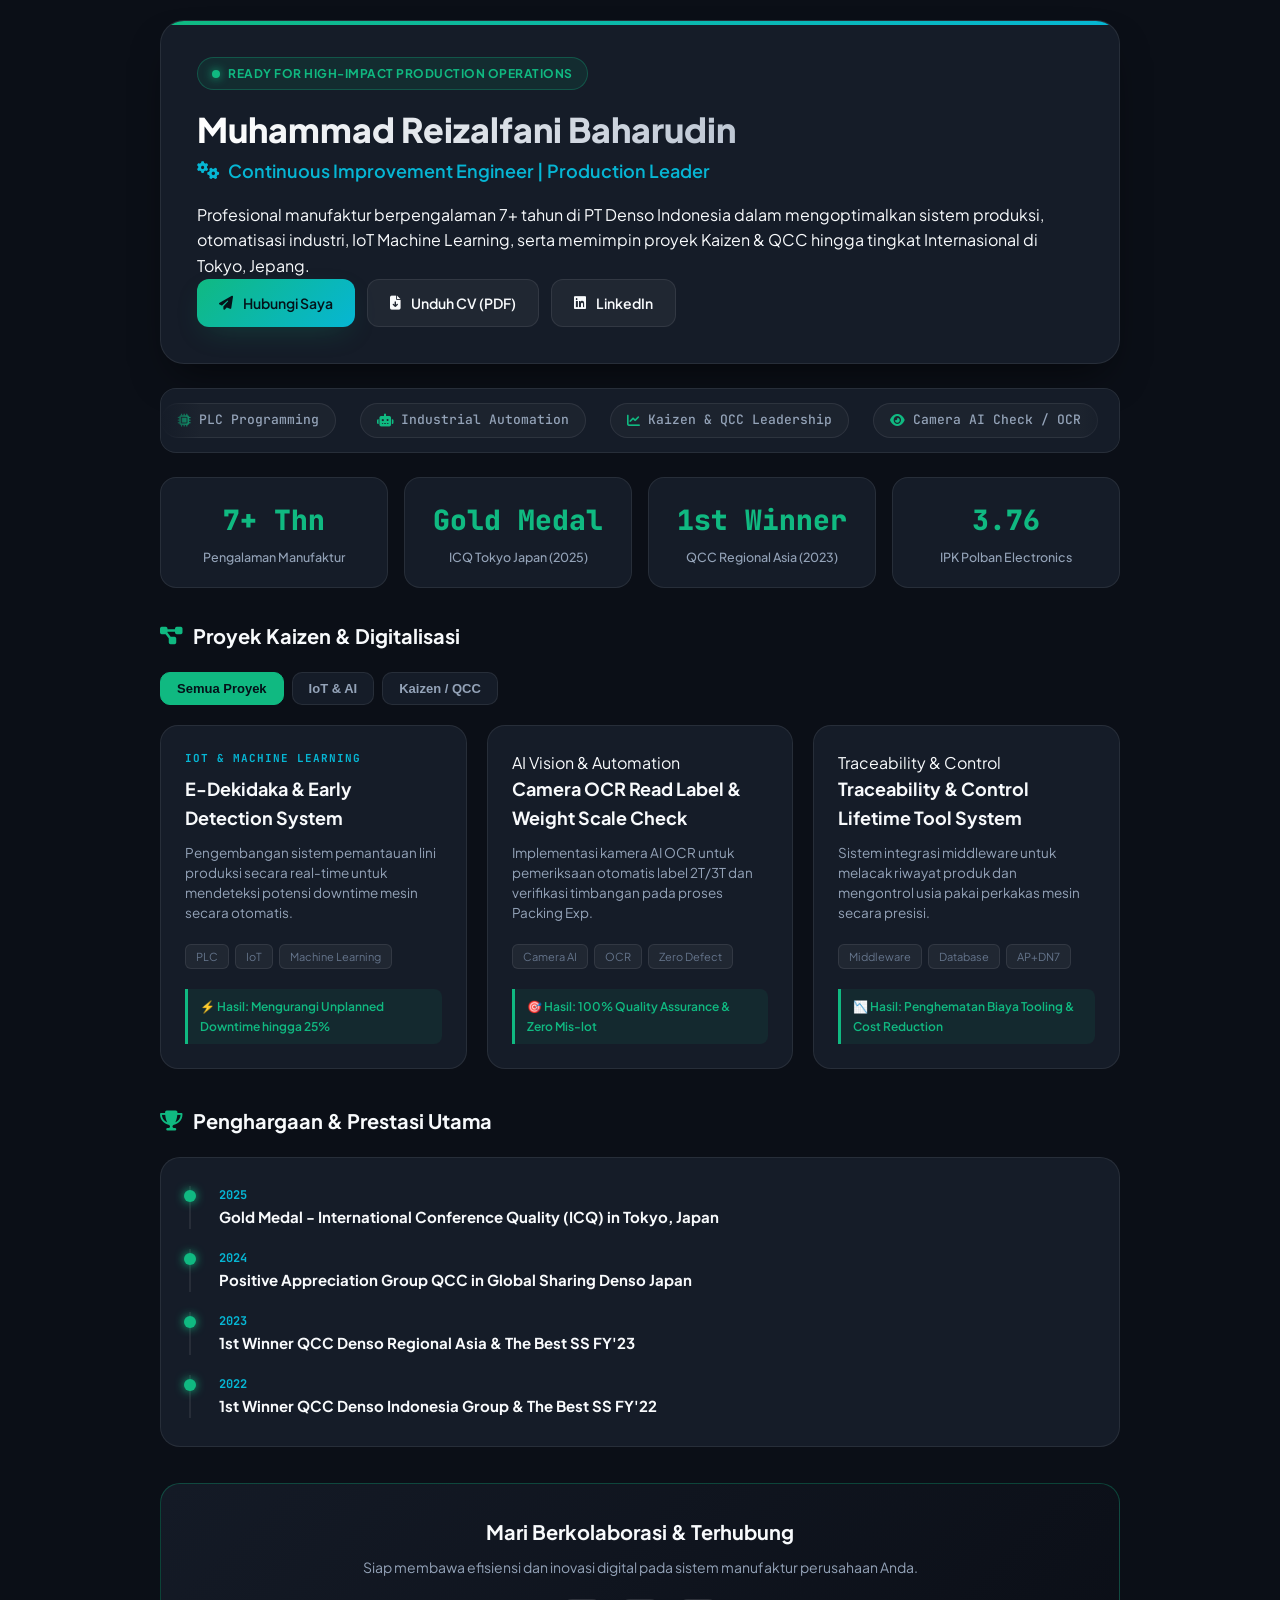
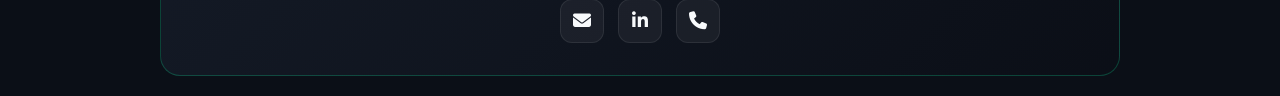
<file: portofolio_reizalfani.html>
<!DOCTYPE html>
<html lang="id">
<head>
<meta charset="UTF-8">
<meta name="viewport" content="width=device-width, initial-scale=1.0">
<title>Muhammad Reizalfani Baharudin - Portfolio</title>
<link rel="preconnect" href="https://fonts.googleapis.com">
<link rel="preconnect" href="https://fonts.gstatic.com" crossorigin>
<link href="https://fonts.googleapis.com/css2?family=Plus+Jakarta+Sans:wght@300;400;500;600;700;800&family=JetBrains+Mono:wght@400;500;700&display=swap" rel="stylesheet">
<link rel="stylesheet" href="https://cdnjs.cloudflare.com/ajax/libs/font-awesome/6.4.0/css/all.min.css">

<style>
  :root {
    --bg-dark: #0B0F17;
    --bg-card: #151C28;
    --bg-card-hover: #1E293B;
    --accent-emerald: #10B981;
    --accent-cyan: #06B6D4;
    --accent-blue: #3B82F6;
    --text-main: #F8FAFC;
    --text-muted: #94A3B8;
    --text-dim: #64748B;
    --border-color: rgba(255, 255, 255, 0.08);
    --border-highlight: rgba(16, 185, 129, 0.3);
    --gradient-primary: linear-gradient(135deg, #10B981 0%, #06B6D4 100%);
    --shadow-glow: 0 10px 30px -10px rgba(16, 185, 129, 0.25);
  }

  * {
    box-sizing: border-box;
    margin: 0;
    padding: 0;
  }

  body {
    font-family: 'Plus Jakarta Sans', sans-serif;
    background-color: var(--bg-dark);
    color: var(--text-main);
    line-height: 1.6;
    overflow-x: hidden;
    padding: 20px 12px;
  }

  .portfolio-wrapper {
    max-width: 960px;
    margin: 0 auto;
  }

  /* TOP HEADER / HERO SECTION */
  .hero-card {
    background: var(--bg-card);
    border: 1px solid var(--border-color);
    border-radius: 24px;
    padding: 36px;
    margin-bottom: 24px;
    position: relative;
    overflow: hidden;
    box-shadow: 0 20px 40px -15px rgba(0,0,0,0.6);
  }

  .hero-card::before {
    content: '';
    position: absolute;
    top: 0;
    left: 0;
    width: 100%;
    height: 4px;
    background: var(--gradient-primary);
  }

  .hero-badge {
    display: inline-flex;
    align-items: center;
    gap: 8px;
    padding: 6px 14px;
    background: rgba(16, 185, 129, 0.1);
    border: 1px solid rgba(16, 185, 129, 0.3);
    color: var(--accent-emerald);
    border-radius: 30px;
    font-size: 12px;
    font-weight: 700;
    letter-spacing: 0.5px;
    text-transform: uppercase;
    margin-bottom: 20px;
  }

  .hero-badge .pulse-dot {
    width: 8px;
    height: 8px;
    background-color: var(--accent-emerald);
    border-radius: 50%;
    box-shadow: 0 0 10px var(--accent-emerald);
    animation: pulse 1.8s infinite;
  }

  @keyframes pulse {
    0% { transform: scale(0.95); box-shadow: 0 0 0 0 rgba(16, 185, 129, 0.7); }
    70% { transform: scale(1); box-shadow: 0 0 0 8px rgba(16, 185, 129, 0); }
    100% { transform: scale(0.95); box-shadow: 0 0 0 0 rgba(16, 185, 129, 0); }
  }

  .hero-header-flex {
    display: flex;
    justify-content: space-between;
    align-items: flex-start;
    gap: 24px;
    flex-wrap: wrap-reverse;
  }

  .hero-info {
    flex: 1;
    min-width: 280px;
  }

  .hero-name {
    font-size: 34px;
    font-weight: 800;
    line-height: 1.2;
    margin-bottom: 6px;
    background: linear-gradient(to right, #ffffff, #94a3b8);
    -webkit-background-clip: text;
    -webkit-text-fill-color: transparent;
  }

  .hero-title {
    font-size: 18px;
    font-weight: 600;
    color: var(--accent-cyan);
    margin-bottom: 16px;
    display: flex;
    align-items: center;
    gap: 8px;
  }

  .hero-desc {
    color: var(--text-muted);
    font-size: 14.5px;
    line-height: 1.6;
    margin-bottom: 24px;
  }

  .hero-avatar {
    width: 100px;
    height: 100px;
    border-radius: 20px;
    border: 2px solid var(--accent-emerald);
    object-fit: cover;
    box-shadow: var(--shadow-glow);
  }

  .hero-actions {
    display: flex;
    gap: 12px;
    flex-wrap: wrap;
  }

  .btn {
    display: inline-flex;
    align-items: center;
    gap: 10px;
    padding: 12px 22px;
    border-radius: 12px;
    font-size: 14px;
    font-weight: 600;
    text-decoration: none;
    transition: all 0.3s ease;
    cursor: pointer;
    border: none;
  }

  .btn-primary {
    background: var(--gradient-primary);
    color: #041219;
    box-shadow: var(--shadow-glow);
  }

  .btn-primary:hover {
    transform: translateY(-2px);
    box-shadow: 0 12px 25px -5px rgba(16, 185, 129, 0.4);
  }

  .btn-secondary {
    background: rgba(255, 255, 255, 0.05);
    border: 1px solid var(--border-color);
    color: var(--text-main);
  }

  .btn-secondary:hover {
    background: rgba(255, 255, 255, 0.1);
    border-color: var(--accent-cyan);
    color: var(--accent-cyan);
  }

  /* RUNNING TEXT (MARQUEE) KEAHLIAN */
  .marquee-section {
    background: var(--bg-card);
    border: 1px solid var(--border-color);
    border-radius: 16px;
    padding: 14px 0;
    margin-bottom: 24px;
    overflow: hidden;
    position: relative;
    white-space: nowrap;
  }

  .marquee-section::before,
  .marquee-section::after {
    content: '';
    position: absolute;
    top: 0;
    width: 40px;
    height: 100%;
    z-index: 2;
    pointer-events: none;
  }

  .marquee-section::before {
    left: 0;
    background: linear-gradient(to right, var(--bg-card), transparent);
  }

  .marquee-section::after {
    right: 0;
    background: linear-gradient(to left, var(--bg-card), transparent);
  }

  .marquee-track {
    display: inline-flex;
    gap: 24px;
    animation: marquee 25s linear infinite;
  }

  .marquee-track:hover {
    animation-play-state: paused;
  }

  @keyframes marquee {
    0% { transform: translateX(0); }
    100% { transform: translateX(-50%); }
  }

  .skill-pill {
    display: inline-flex;
    align-items: center;
    gap: 8px;
    background: rgba(255, 255, 255, 0.03);
    border: 1px solid var(--border-color);
    padding: 6px 16px;
    border-radius: 30px;
    font-size: 13px;
    font-weight: 500;
    color: var(--text-muted);
    font-family: 'JetBrains Mono', monospace;
  }

  .skill-pill i {
    color: var(--accent-emerald);
  }

  /* STATS / HIGHLIGHT BANNER */
  .stats-grid {
    display: grid;
    grid-template-columns: repeat(auto-fit, minmax(200px, 1fr));
    gap: 16px;
    margin-bottom: 32px;
  }

  .stat-card {
    background: var(--bg-card);
    border: 1px solid var(--border-color);
    border-radius: 16px;
    padding: 20px;
    text-align: center;
    transition: transform 0.3s ease;
  }

  .stat-card:hover {
    transform: translateY(-4px);
    border-color: var(--border-highlight);
  }

  .stat-num {
    font-size: 28px;
    font-weight: 800;
    color: var(--accent-emerald);
    font-family: 'JetBrains Mono', monospace;
    margin-bottom: 4px;
  }

  .stat-label {
    font-size: 12.5px;
    color: var(--text-muted);
    font-weight: 500;
  }

  /* SECTION TITLE STYLE */
  .section-header {
    display: flex;
    justify-content: space-between;
    align-items: center;
    margin-bottom: 20px;
  }

  .section-title {
    font-size: 20px;
    font-weight: 700;
    color: var(--text-main);
    display: flex;
    align-items: center;
    gap: 10px;
  }

  .section-title i {
    color: var(--accent-emerald);
  }

  /* PROJECT CARDS (KAIZEN / QCC) */
  .filter-bar {
    display: flex;
    gap: 8px;
    margin-bottom: 20px;
    flex-wrap: wrap;
  }

  .filter-btn {
    background: var(--bg-card);
    border: 1px solid var(--border-color);
    color: var(--text-muted);
    padding: 8px 16px;
    border-radius: 10px;
    font-size: 13px;
    font-weight: 600;
    cursor: pointer;
    transition: all 0.2s ease;
  }

  .filter-btn.active, .filter-btn:hover {
    background: var(--accent-emerald);
    color: #041219;
    border-color: var(--accent-emerald);
  }

  .projects-grid {
    display: grid;
    grid-template-columns: repeat(auto-fit, minmax(280px, 1fr));
    gap: 20px;
    margin-bottom: 36px;
  }

  .project-card {
    background: var(--bg-card);
    border: 1px solid var(--border-color);
    border-radius: 18px;
    padding: 24px;
    display: flex;
    flex-direction: column;
    justify-content: space-between;
    transition: all 0.3s cubic-bezier(0.4, 0, 0.2, 1);
    position: relative;
    overflow: hidden;
  }

  .project-card:hover {
    transform: translateY(-6px);
    border-color: var(--accent-emerald);
    box-shadow: 0 16px 30px -10px rgba(16, 185, 129, 0.2);
    background: var(--bg-card-hover);
  }

  .project-type {
    font-size: 11px;
    font-weight: 700;
    color: var(--accent-cyan);
    letter-spacing: 1px;
    text-transform: uppercase;
    margin-bottom: 8px;
    font-family: 'JetBrains Mono', monospace;
  }

  .project-name {
    font-size: 18px;
    font-weight: 700;
    color: var(--text-main);
    margin-bottom: 10px;
  }

  .project-desc {
    font-size: 13.5px;
    color: var(--text-muted);
    margin-bottom: 20px;
    line-height: 1.5;
  }

  .project-tags {
    display: flex;
    gap: 6px;
    flex-wrap: wrap;
    margin-bottom: 20px;
  }

  .tag {
    background: rgba(255, 255, 255, 0.05);
    border: 1px solid rgba(255, 255, 255, 0.08);
    padding: 3px 10px;
    border-radius: 6px;
    font-size: 11px;
    color: var(--text-dim);
  }

  .project-impact {
    background: rgba(16, 185, 129, 0.08);
    border-left: 3px solid var(--accent-emerald);
    padding: 8px 12px;
    border-radius: 0 8px 8px 0;
    font-size: 12px;
    color: var(--accent-emerald);
    font-weight: 600;
  }

  /* ACHIEVEMENTS TIMELINE */
  .timeline-container {
    background: var(--bg-card);
    border: 1px solid var(--border-color);
    border-radius: 20px;
    padding: 28px;
    margin-bottom: 36px;
  }

  .timeline-item {
    position: relative;
    padding-left: 28px;
    margin-bottom: 20px;
    border-left: 2px solid var(--border-color);
  }

  .timeline-item:last-child {
    margin-bottom: 0;
  }

  .timeline-item::before {
    content: '';
    position: absolute;
    left: -7px;
    top: 4px;
    width: 12px;
    height: 12px;
    border-radius: 50%;
    background: var(--accent-emerald);
    box-shadow: 0 0 10px var(--accent-emerald);
  }

  .timeline-year {
    font-size: 12px;
    font-weight: 700;
    color: var(--accent-cyan);
    font-family: 'JetBrains Mono', monospace;
  }

  .timeline-title {
    font-size: 15px;
    font-weight: 700;
    color: var(--text-main);
  }

  /* FOOTER / CONTACT */
  .footer-card {
    background: linear-gradient(135deg, rgba(21, 28, 40, 0.9) 0%, rgba(11, 15, 23, 0.9) 100%);
    border: 1px solid var(--border-highlight);
    border-radius: 20px;
    padding: 32px;
    text-align: center;
  }

  .footer-socials {
    display: flex;
    justify-content: center;
    gap: 14px;
    margin-top: 20px;
  }

  .social-icon {
    width: 44px;
    height: 44px;
    background: rgba(255, 255, 255, 0.05);
    border: 1px solid var(--border-color);
    border-radius: 12px;
    display: flex;
    align-items: center;
    justify-content: center;
    color: var(--text-main);
    font-size: 18px;
    text-decoration: none;
    transition: all 0.3s ease;
  }

  .social-icon:hover {
    background: var(--accent-emerald);
    color: #041219;
    transform: translateY(-3px);
  }
</style>
</head>
<body>

<div class="portfolio-wrapper">

  <!-- HERO SECTION -->
  <div class="hero-card">
    <div class="hero-badge">
      <span class="pulse-dot"></span> Ready for High-Impact Production Operations
    </div>
    <div class="hero-header-flex">
      <div class="hero-info">
        <h1 class="hero-name">Muhammad Reizalfani Baharudin</h1>
        <div class="hero-title">
          <i class="fa-solid fa-gears"></i> Continuous Improvement Engineer | Production Leader
        </div>
        <p class="hero-description">
          Profesional manufaktur berpengalaman 7+ tahun di PT Denso Indonesia dalam mengoptimalkan sistem produksi, otomatisasi industri, IoT Machine Learning, serta memimpin proyek Kaizen & QCC hingga tingkat Internasional di Tokyo, Jepang.
        </p>
        <div class="hero-actions">
          <a href="mailto:m.reizalfani@gmail.com" class="btn btn-primary">
            <i class="fa-solid fa-paper-plane"></i> Hubungi Saya
          </a>
          <!-- Tombol Download CV -->
          <a href="https://linkedin.com/in/muhammad-reizalfani-baharudin" target="_blank" class="btn btn-secondary" id="downloadCvBtn">
            <i class="fa-solid fa-file-arrow-down"></i> Unduh CV (PDF)
          </a>
          <a href="https://www.linkedin.com/in/muhammad-reizalfani-baharudin" target="_blank" class="btn btn-secondary">
            <i class="fa-brands fa-linkedin"></i> LinkedIn
          </a>
        </div>
      </div>
    </div>
  </div>

  <!-- RUNNING TEXT (MARQUEE KEAHLIAN) -->
  <div class="marquee-section">
    <div class="marquee-track">
      <span class="skill-pill"><i class="fa-solid fa-microchip"></i> PLC Programming</span>
      <span class="skill-pill"><i class="fa-solid fa-robot"></i> Industrial Automation</span>
      <span class="skill-pill"><i class="fa-solid fa-chart-line"></i> Kaizen & QCC Leadership</span>
      <span class="skill-pill"><i class="fa-solid fa-eye"></i> Camera AI Check / OCR</span>
      <span class="skill-pill"><i class="fa-solid fa-database"></i> Digitalized System & IoT</span>
      <span class="skill-pill"><i class="fa-solid fa-bolt"></i> Electrical Installation</span>
      <span class="skill-pill"><i class="fa-solid fa-shield-halved"></i> 5S & Safety Standard</span>
      <!-- Duplicate for seamless loop -->
      <span class="skill-pill"><i class="fa-solid fa-microchip"></i> PLC Programming</span>
      <span class="skill-pill"><i class="fa-solid fa-robot"></i> Industrial Automation</span>
      <span class="skill-pill"><i class="fa-solid fa-chart-line"></i> Kaizen & QCC Leadership</span>
      <span class="skill-pill"><i class="fa-solid fa-eye"></i> Camera AI Check / OCR</span>
      <span class="skill-pill"><i class="fa-solid fa-database"></i> Digitalized System & IoT</span>
    </div>
  </div>

  <!-- HIGHLIGHT STATS -->
  <div class="stats-grid">
    <div class="stat-card">
      <div class="stat-num">7+ Thn</div>
      <div class="stat-label">Pengalaman Manufaktur</div>
    </div>
    <div class="stat-card">
      <div class="stat-num">Gold Medal</div>
      <div class="stat-label">ICQ Tokyo Japan (2025)</div>
    </div>
    <div class="stat-card">
      <div class="stat-num">1st Winner</div>
      <div class="stat-label">QCC Regional Asia (2023)</div>
    </div>
    <div class="stat-card">
      <div class="stat-num">3.76</div>
      <div class="stat-label">IPK Polban Electronics</div>
    </div>
  </div>

  <!-- PROJECTS KAIZEN / QCC -->
  <div class="section-header">
    <h2 class="section-title"><i class="fa-solid fa-diagram-project"></i> Proyek Kaizen & Digitalisasi</h2>
  </div>

  <div class="filter-bar">
    <button class="filter-btn active" onclick="filterProjects('all')">Semua Proyek</button>
    <button class="filter-btn" onclick="filterProjects('iot')">IoT & AI</button>
    <button class="filter-btn" onclick="filterProjects('qcc')">Kaizen / QCC</button>
  </div>

  <div class="projects-grid" id="projectsGrid">
    <div class="project-card" data-category="iot">
      <div>
        <div class="project-type">IoT & Machine Learning</div>
        <h3 class="project-name">E-Dekidaka & Early Detection System</h3>
        <p class="project-desc">Pengembangan sistem pemantauan lini produksi secara real-time untuk mendeteksi potensi downtime mesin secara otomatis.</p>
        <div class="project-tags">
          <span class="tag">PLC</span>
          <span class="tag">IoT</span>
          <span class="tag">Machine Learning</span>
        </div>
      </div>
      <div class="project-impact">⚡ Hasil: Mengurangi Unplanned Downtime hingga 25%</div>
    </div>

    <div class="project-card" data-category="qcc">
      <div>
        <div class="project-tag">AI Vision & Automation</div>
        <h3 class="project-name">Camera OCR Read Label & Weight Scale Check</h3>
        <p class="project-desc">Implementasi kamera AI OCR untuk pemeriksaan otomatis label 2T/3T dan verifikasi timbangan pada proses Packing Exp.</p>
        <div class="project-tags">
          <span class="tag">Camera AI</span>
          <span class="tag">OCR</span>
          <span class="tag">Zero Defect</span>
        </div>
      </div>
      <div class="project-impact">🎯 Hasil: 100% Quality Assurance & Zero Mis-lot</div>
    </div>

    <div class="project-card" data-category="iot">
      <div>
        <div class="project-tag">Traceability & Control</div>
        <h3 class="project-name">Traceability & Control Lifetime Tool System</h3>
        <p class="project-desc">Sistem integrasi middleware untuk melacak riwayat produk dan mengontrol usia pakai perkakas mesin secara presisi.</p>
        <div class="project-tags">
          <span class="tag">Middleware</span>
          <span class="tag">Database</span>
          <span class="tag">AP+DN7</span>
        </div>
      </div>
      <div class="project-impact">📉 Hasil: Penghematan Biaya Tooling & Cost Reduction</div>
    </div>
  </div>

  <!-- PRESTASI / ACHIEVEMENTS TIMELINE -->
  <div class="section-header">
    <h2 class="section-title"><i class="fa-solid fa-trophy"></i> Penghargaan & Prestasi Utama</h2>
  </div>

  <div class="timeline-container">
    <div class="timeline-item">
      <div class="timeline-year">2025</div>
      <div class="timeline-title">Gold Medal - International Conference Quality (ICQ) in Tokyo, Japan</div>
    </div>
    <div class="timeline-item">
      <div class="timeline-year">2024</div>
      <div class="timeline-title">Positive Appreciation Group QCC in Global Sharing Denso Japan</div>
    </div>
    <div class="timeline-item">
      <div class="timeline-year">2023</div>
      <div class="timeline-title">1st Winner QCC Denso Regional Asia & The Best SS FY'23</div>
    </div>
    <div class="timeline-item">
      <div class="timeline-year">2022</div>
      <div class="timeline-title">1st Winner QCC Denso Indonesia Group & The Best SS FY'22</div>
    </div>
  </div>

  <!-- FOOTER CONTACT -->
  <div class="footer-card">
    <h3 style="font-size:20px; font-weight:700; margin-bottom:8px;">Mari Berkolaborasi & Terhubung</h3>
    <p style="color:var(--text-muted); font-size:14px;">Siap membawa efisiensi dan inovasi digital pada sistem manufaktur perusahaan Anda.</p>
    
    <div class="footer-socials">
      <a href="mailto:m.reizalfani@gmail.com" class="social-icon" title="Email"><i class="fa-solid fa-envelope"></i></a>
      <a href="https://www.linkedin.com/in/muhammad-reizalfani-baharudin" target="_blank" class="social-icon" title="LinkedIn"><i class="fa-brands fa-linkedin-in"></i></a>
      <a href="tel:085225426995" class="social-icon" title="Telepon/WA"><i class="fa-solid fa-phone"></i></a>
    </div>
  </div>

</div>

<!-- INTERACTIVE JAVASCRIPT -->
<script>
  // Filter Proyek Interaktif
  function filterProjects(category) {
    const buttons = document.querySelectorAll('.filter-btn');
    buttons.forEach(btn => btn.classList.remove('active'));
    event.target.classList.add('active');

    const cards = document.querySelectorAll('.project-card');
    cards.forEach(card => {
      if (category === 'all' || card.getAttribute('data-category') === category) {
        card.style.display = 'flex';
      } else {
        card.style.display = 'none';
      }
    });
  }

  // Notifikasi Tombol Download CV
  document.getElementById('downloadCvBtn').addEventListener('click', function(e) {
    console.log("Membuka profil/unduh CV Muhammad Reizalfani Baharudin");
  });
</script>

</body>
</html>
</file>
